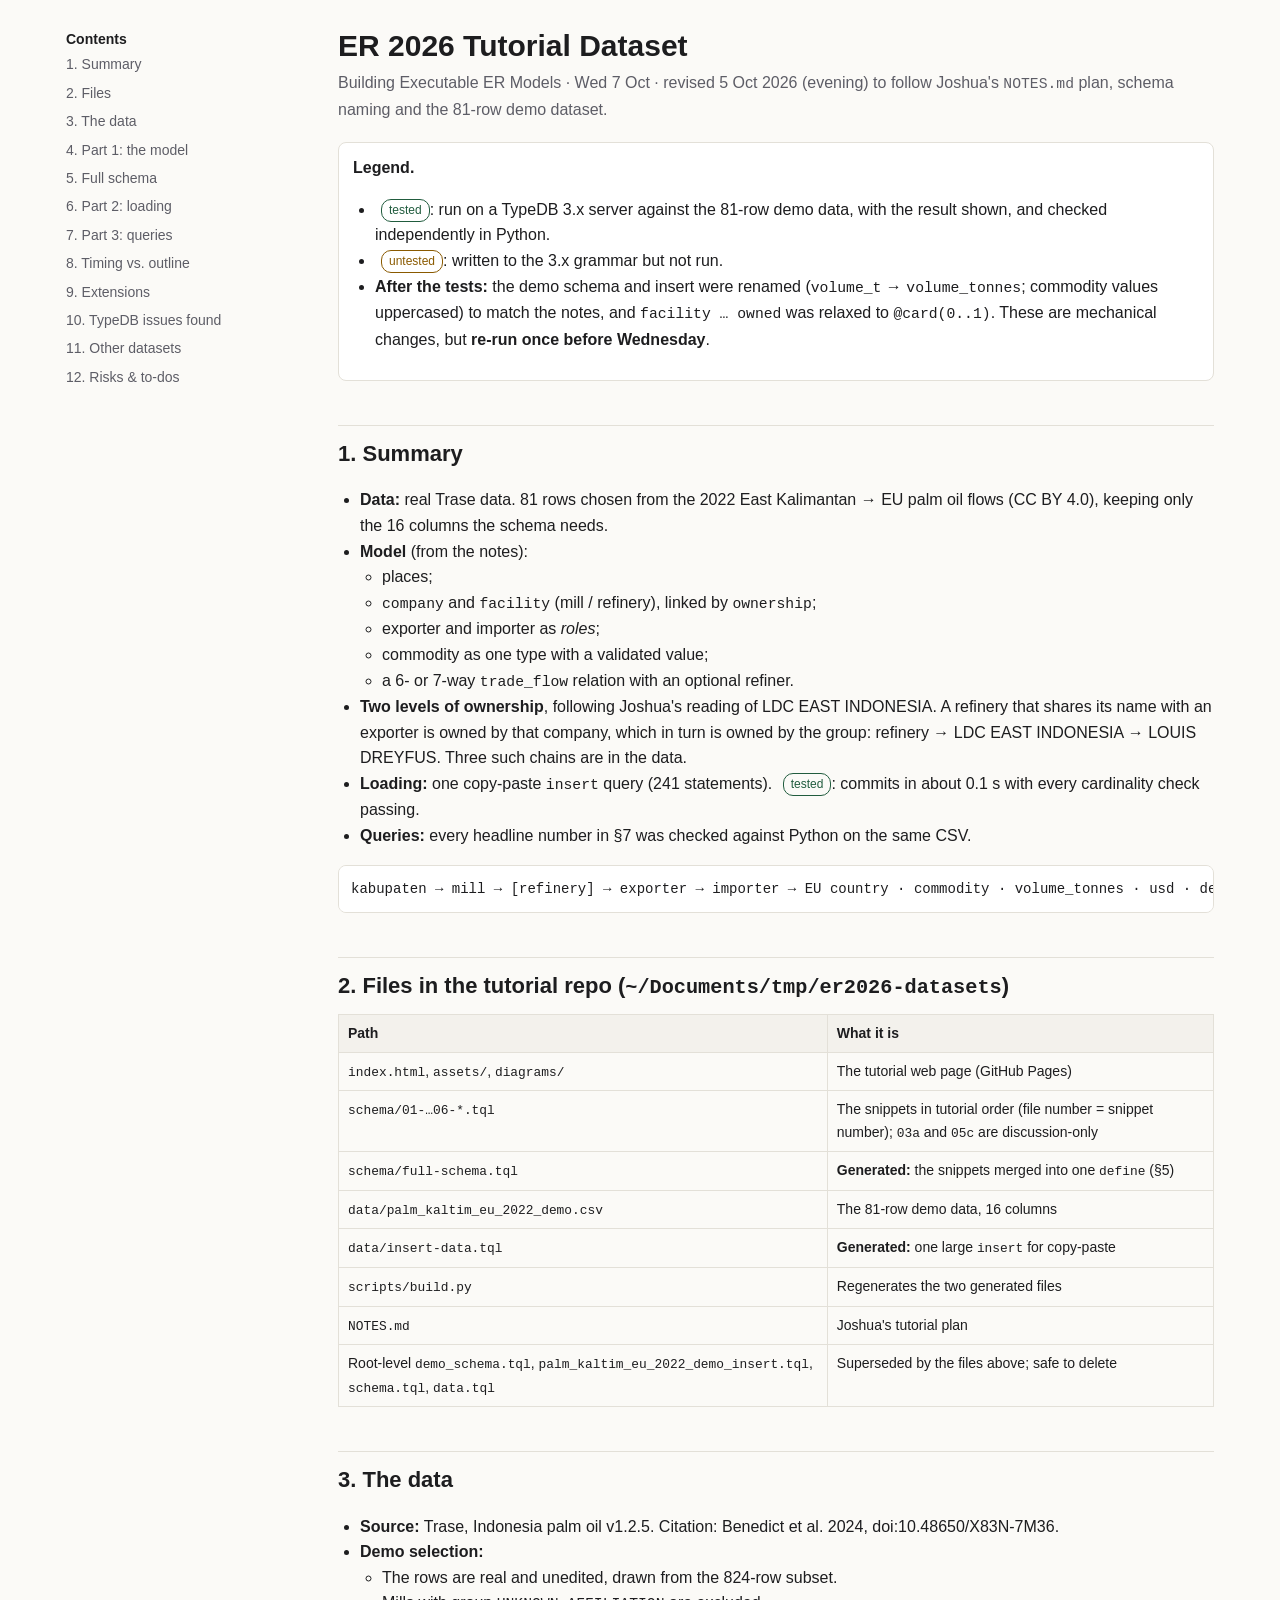
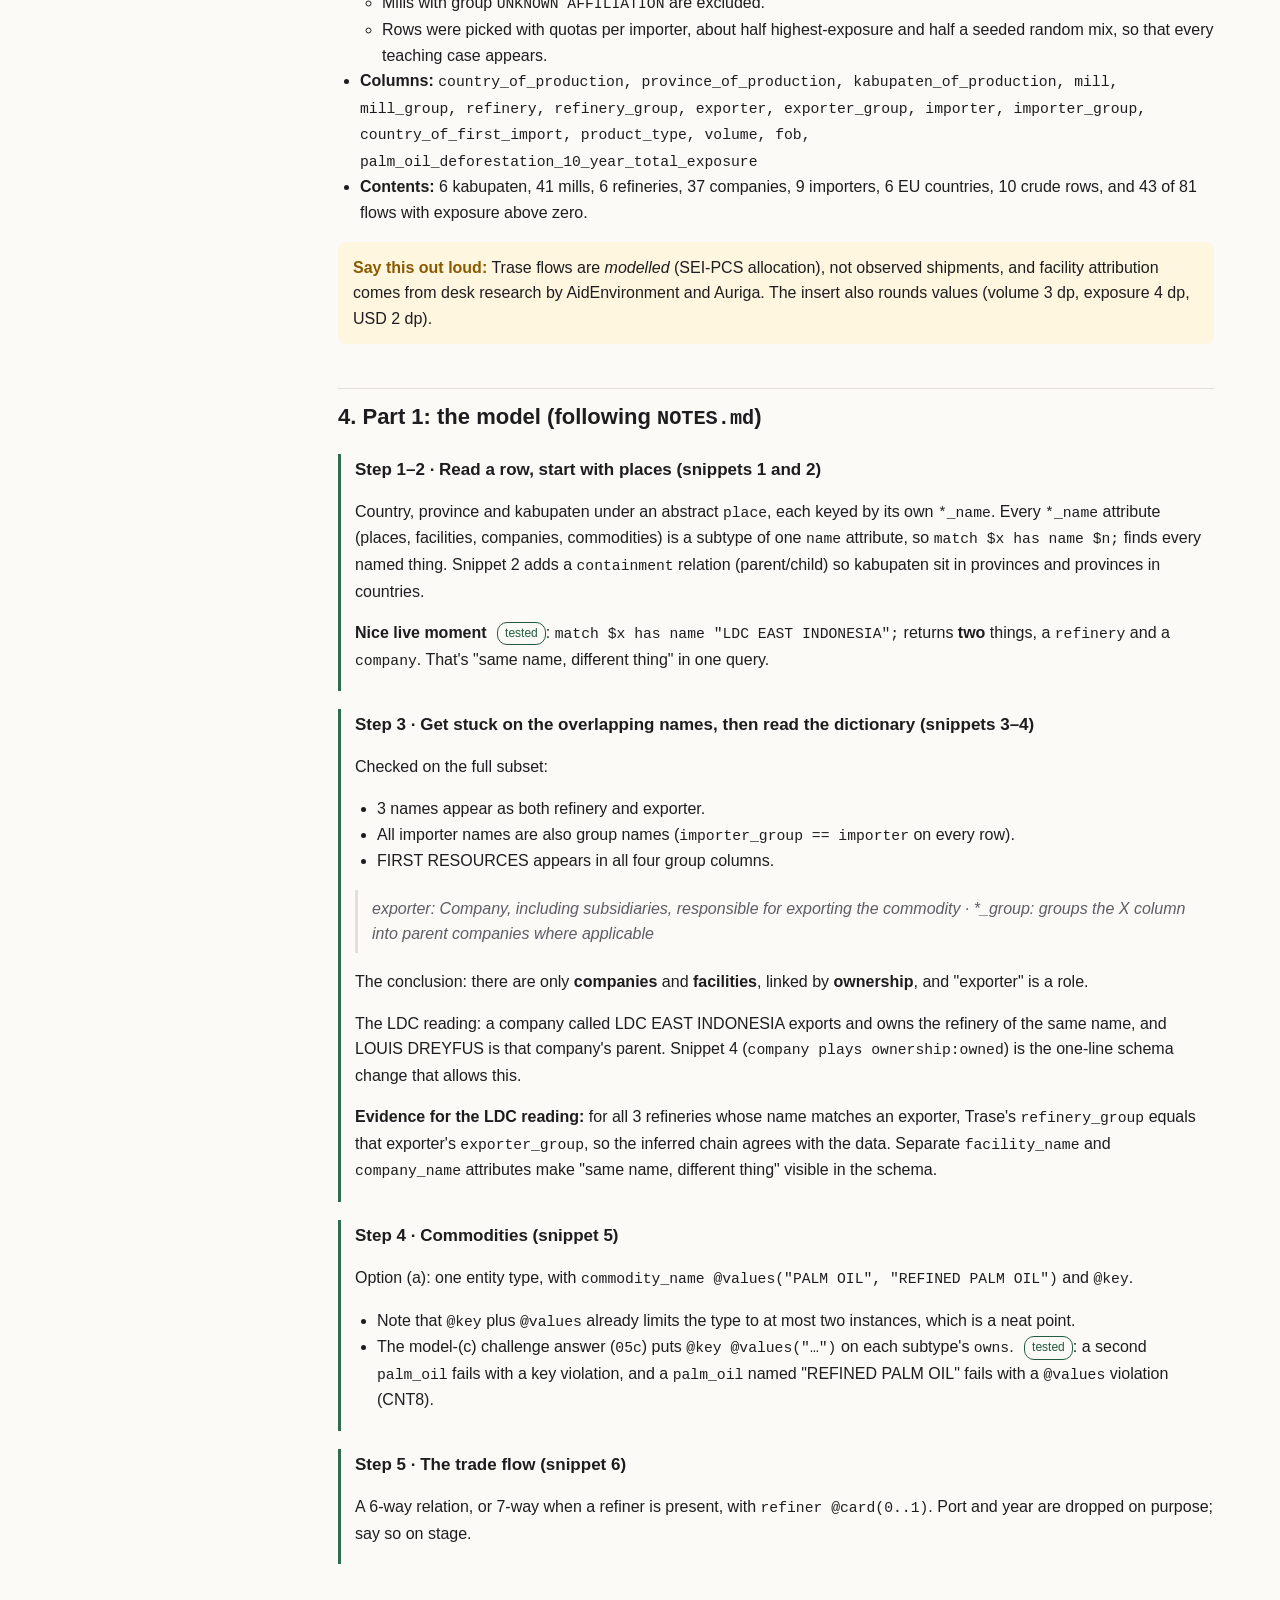
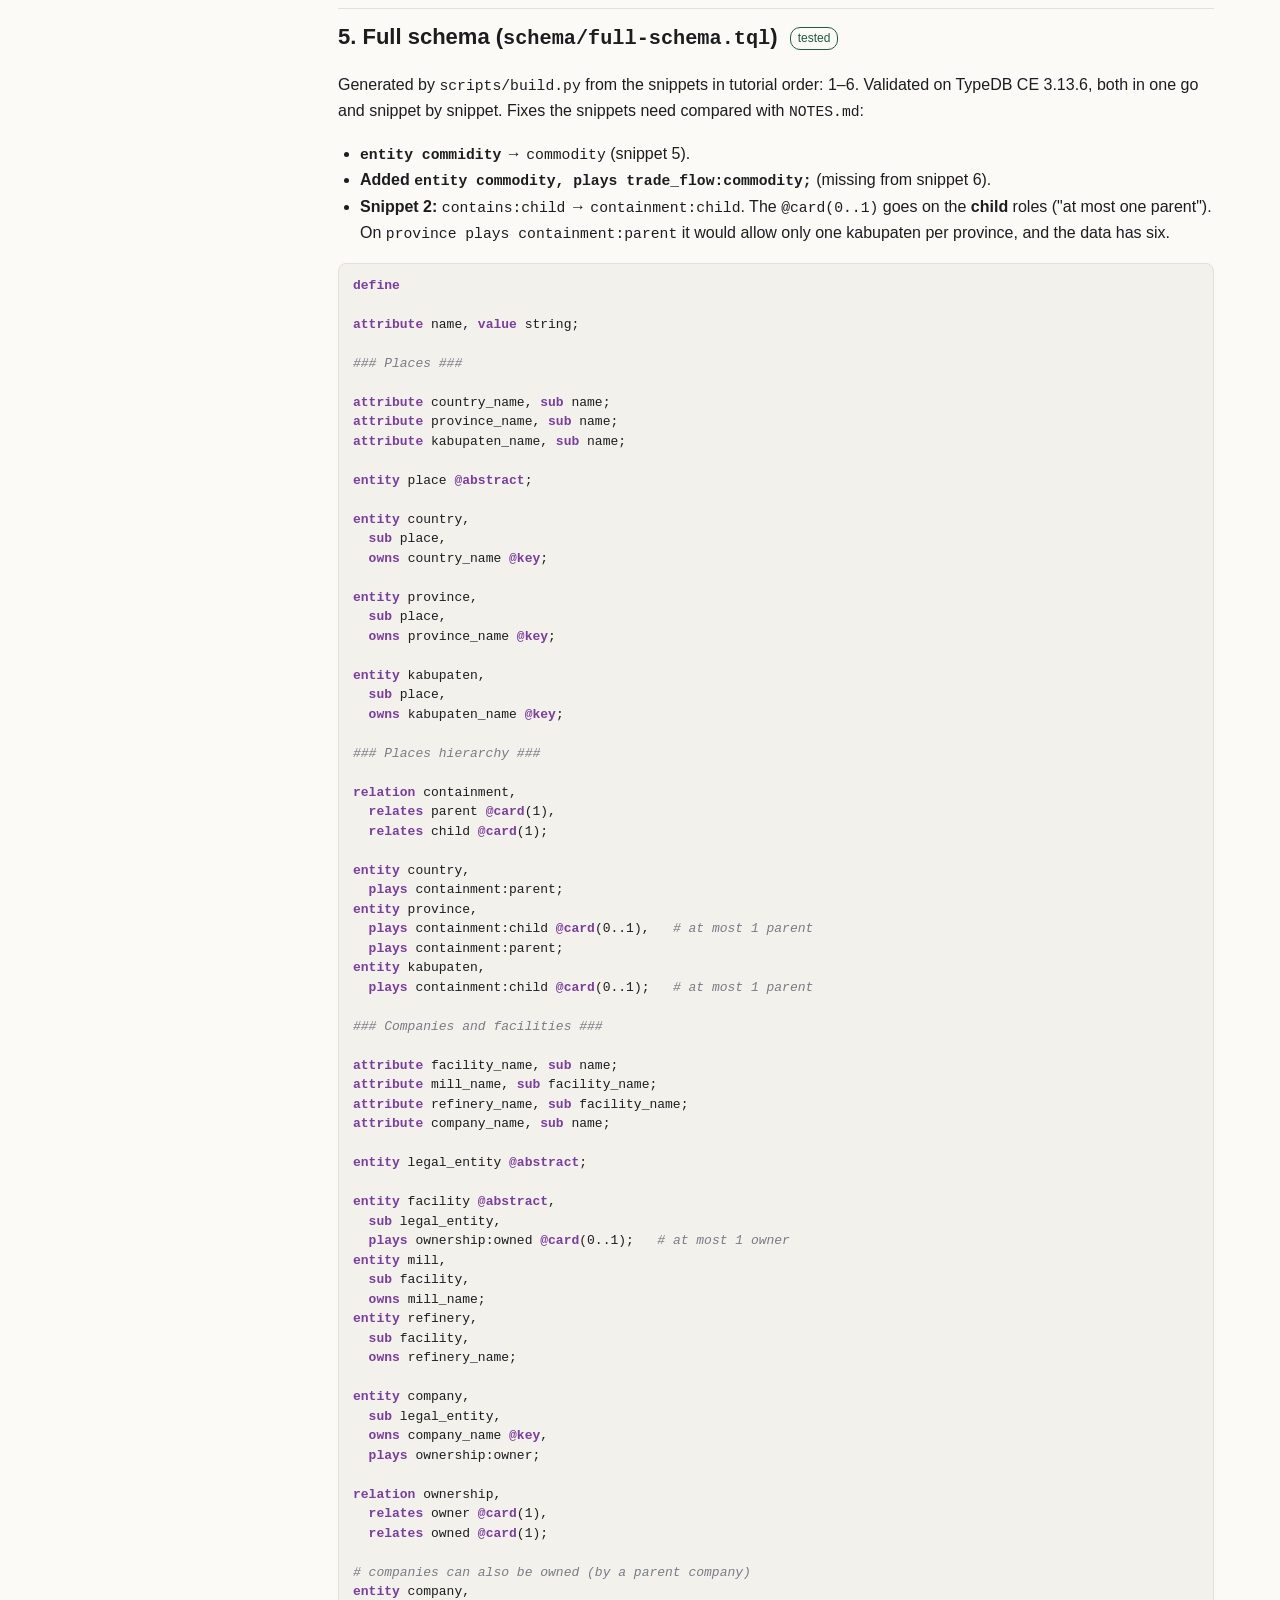
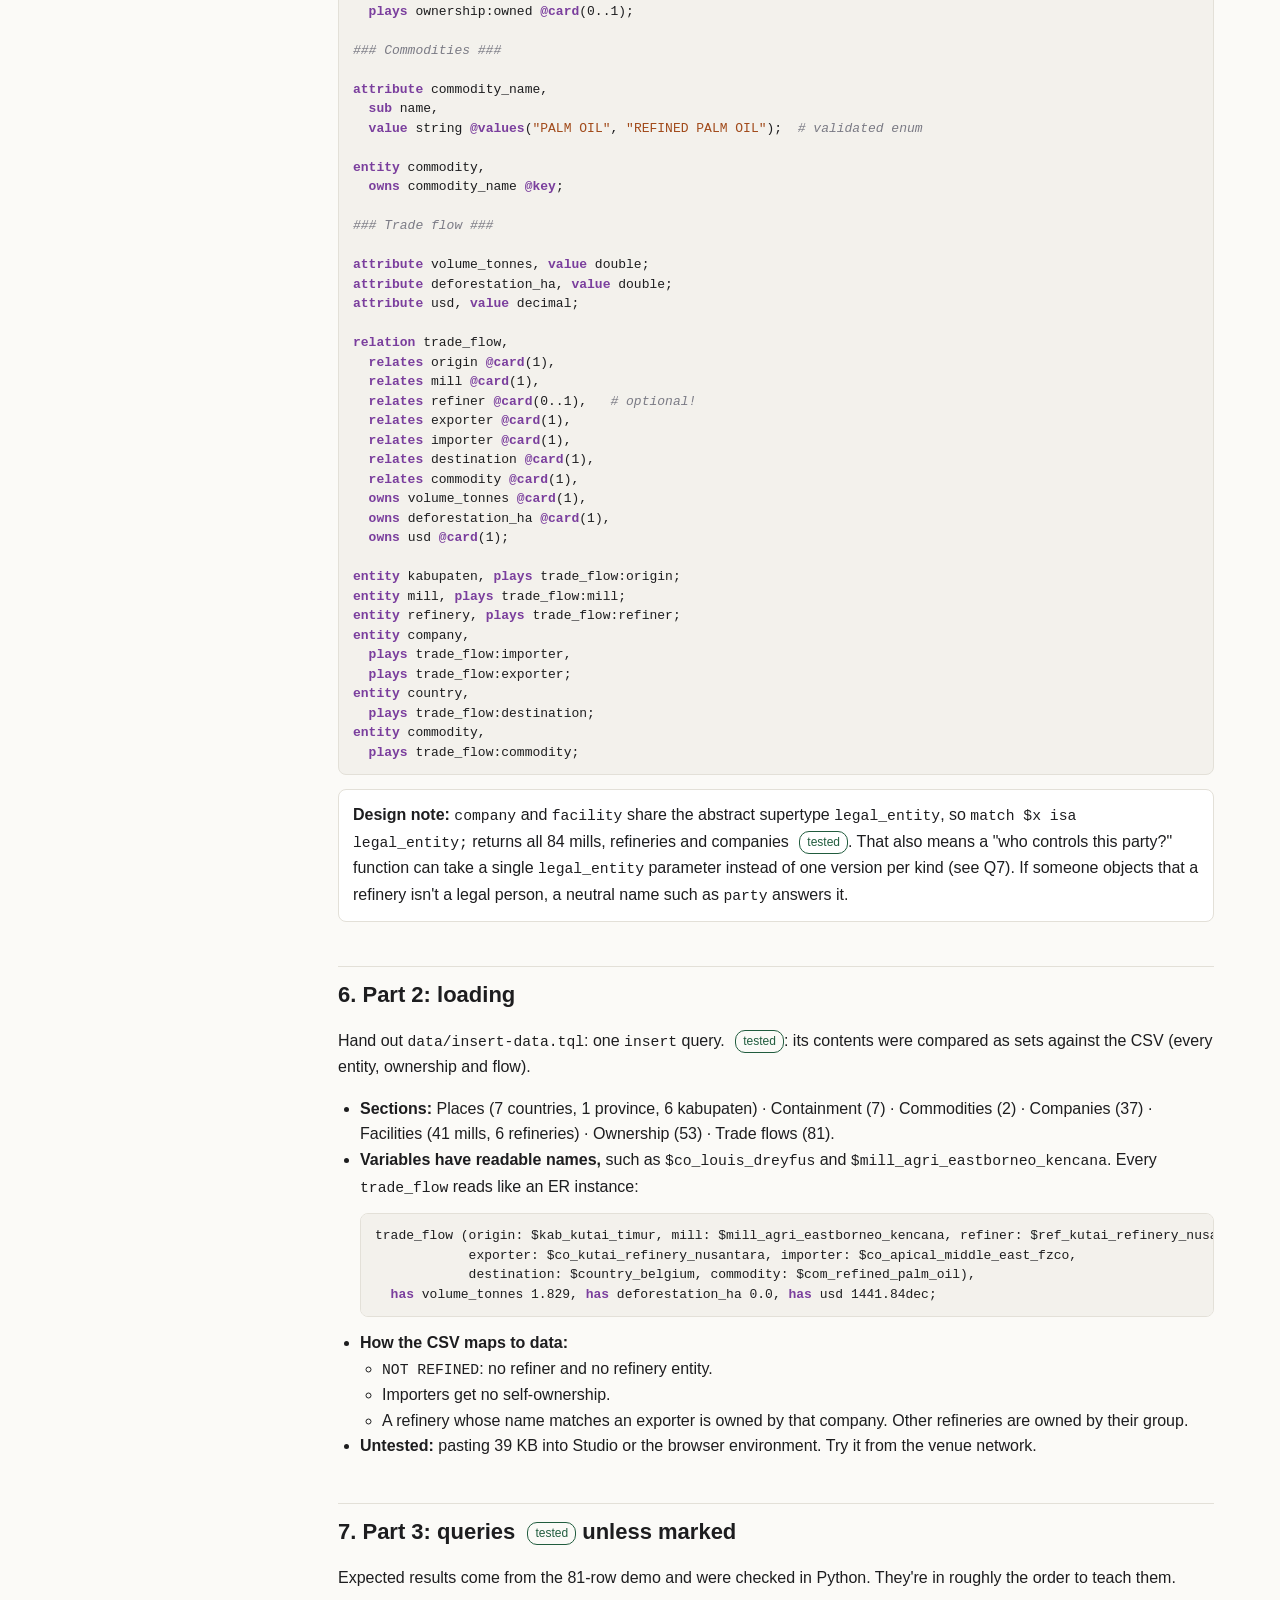
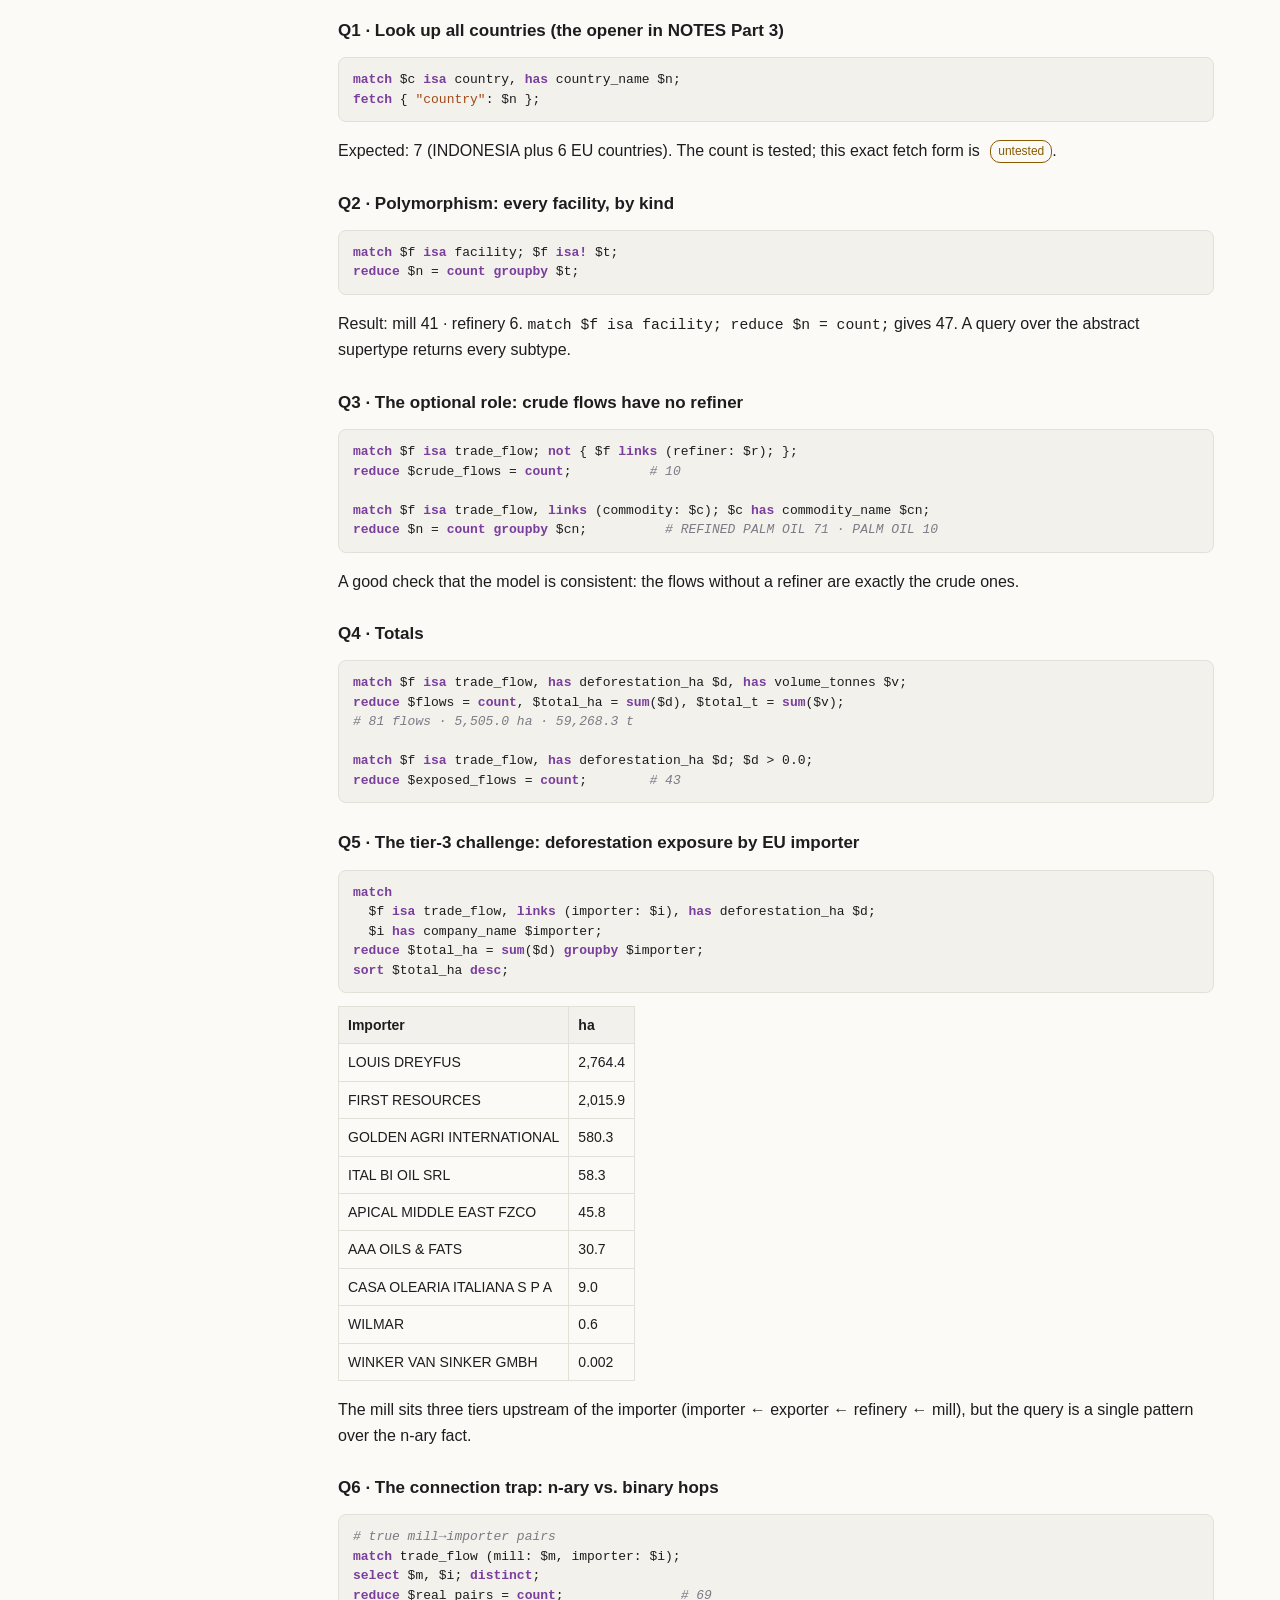
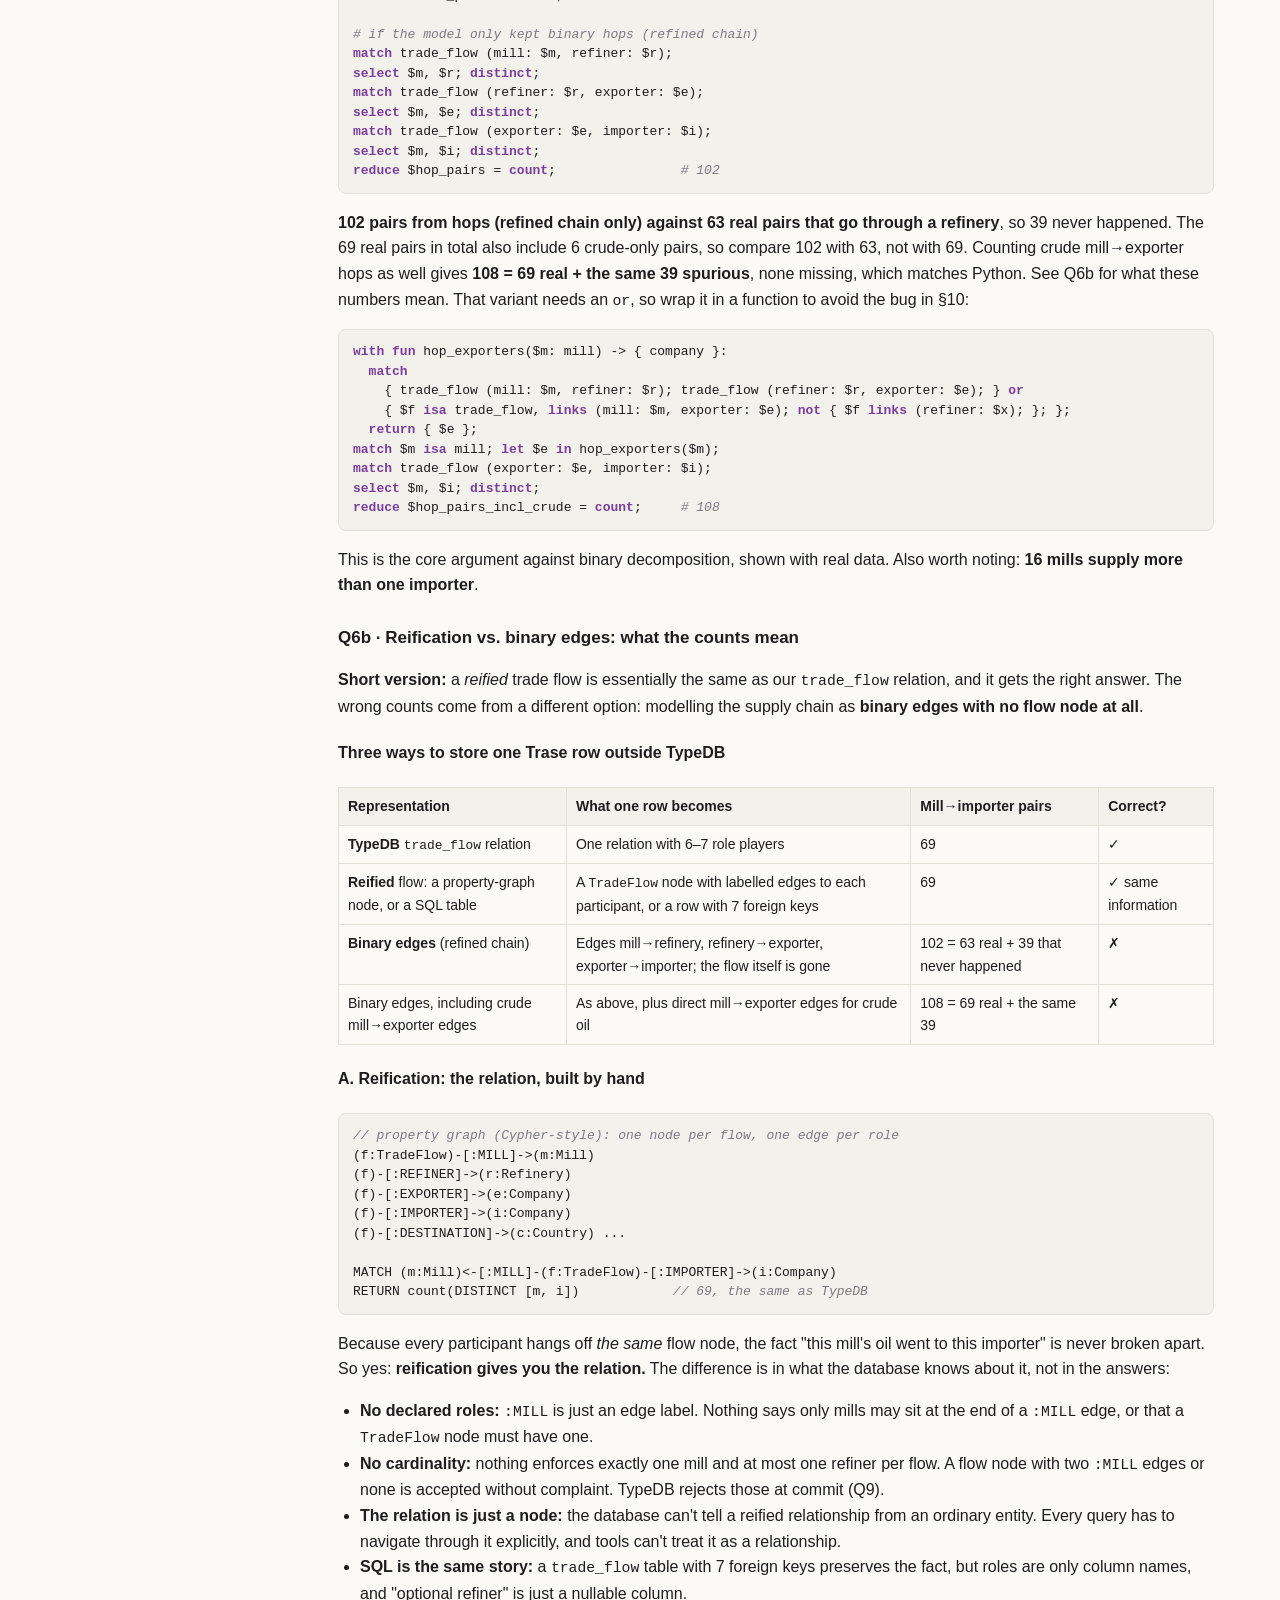
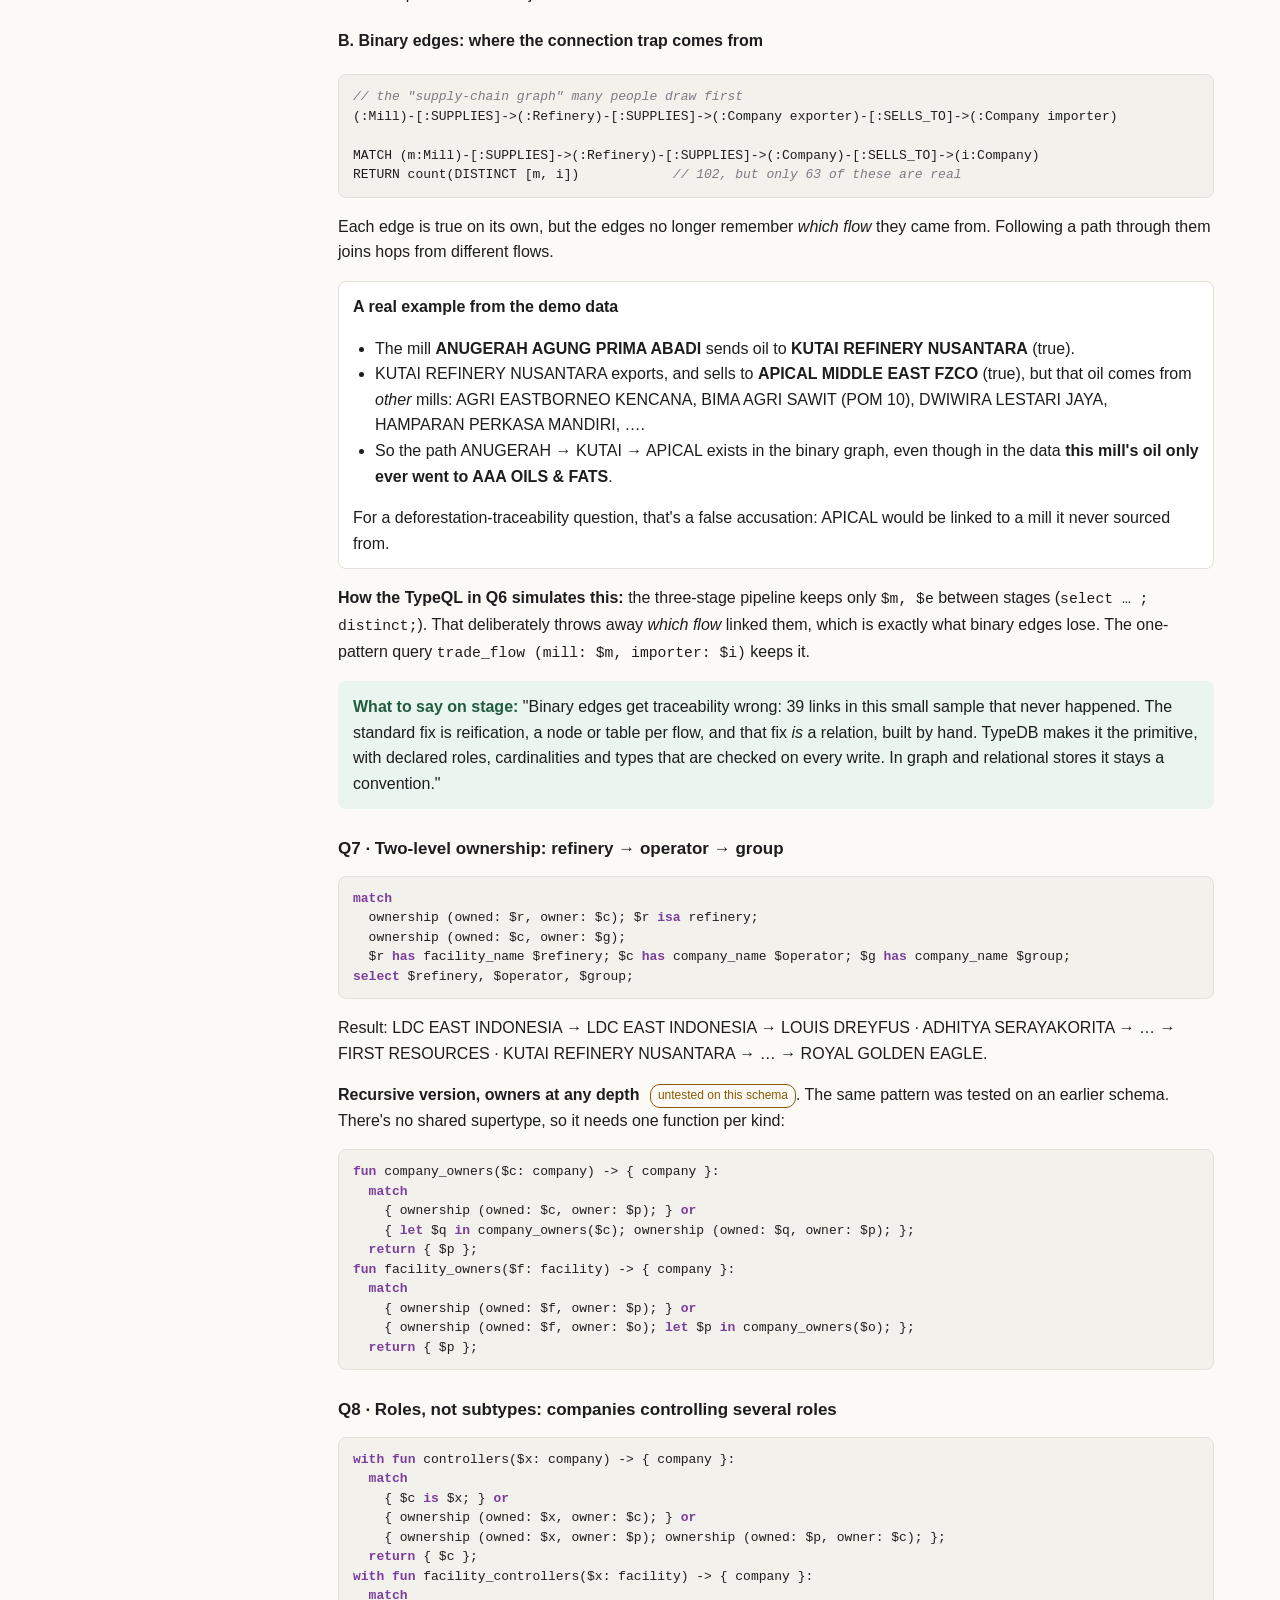
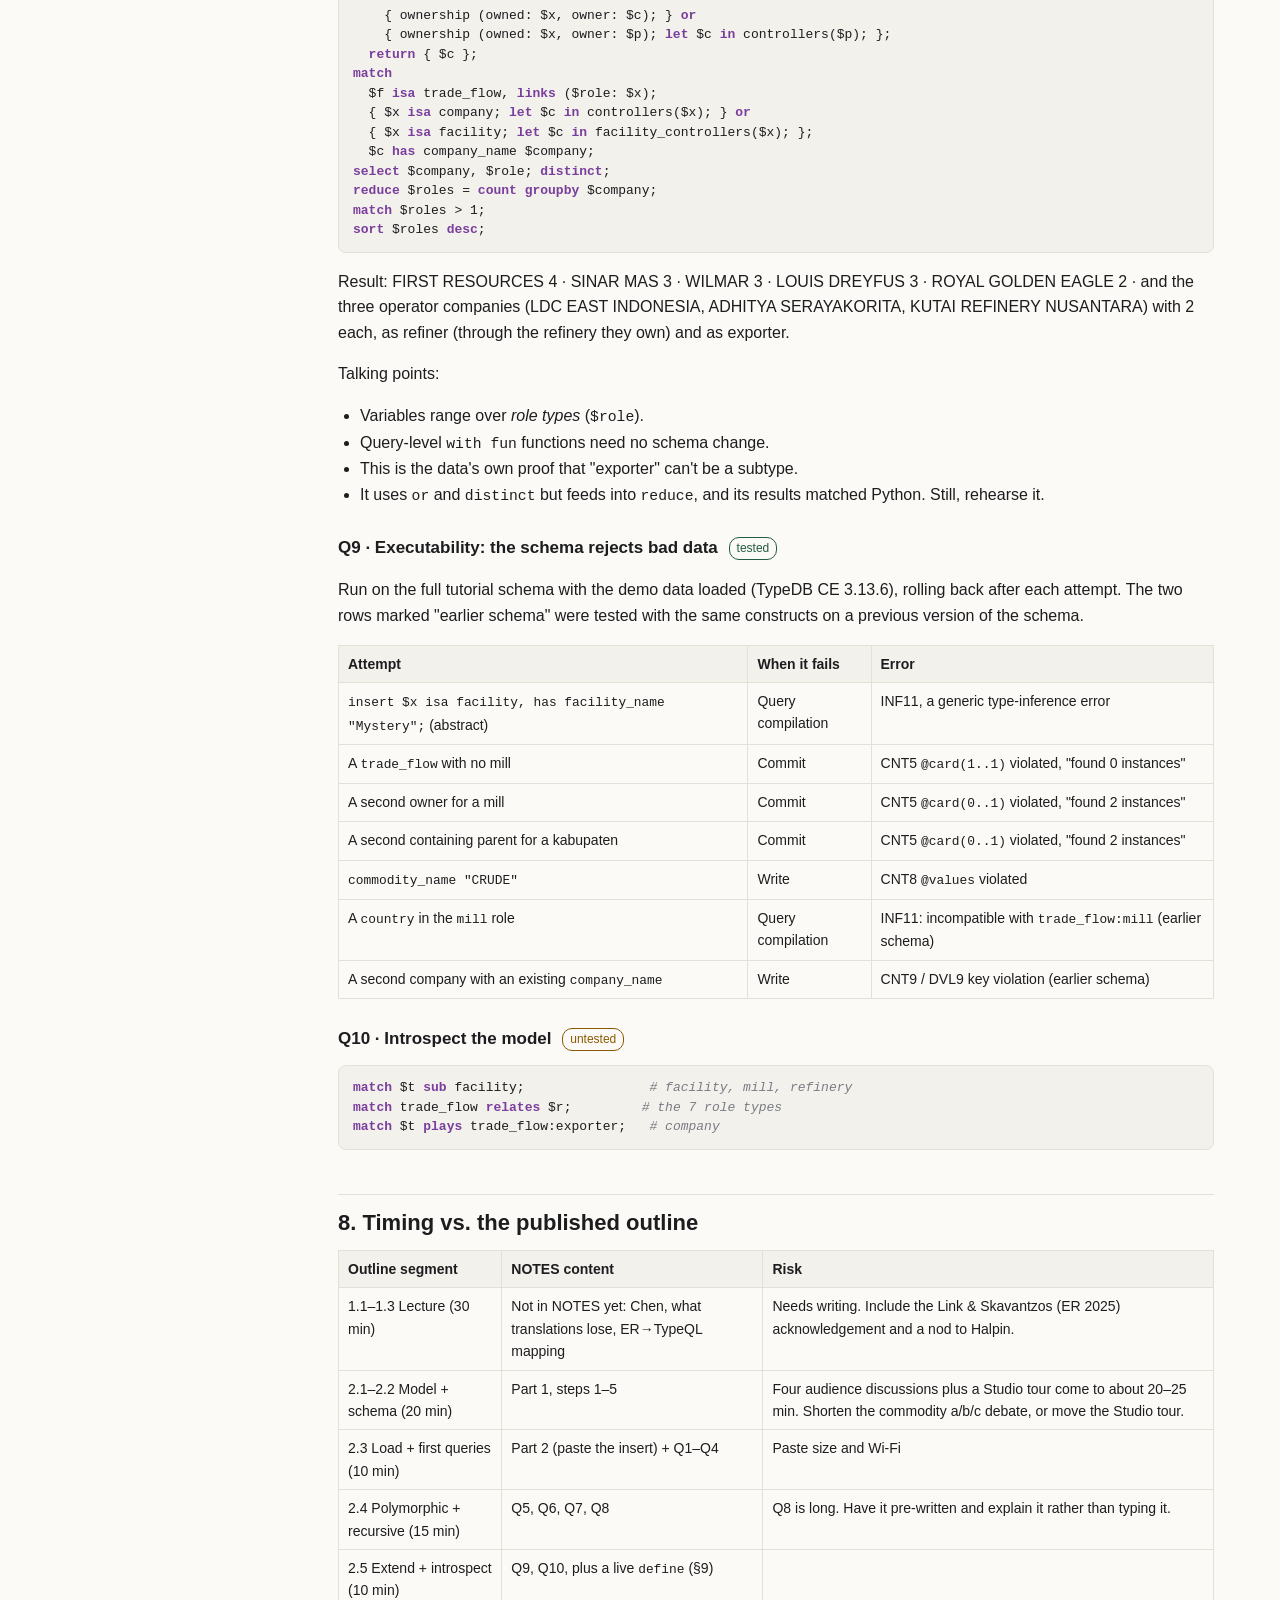
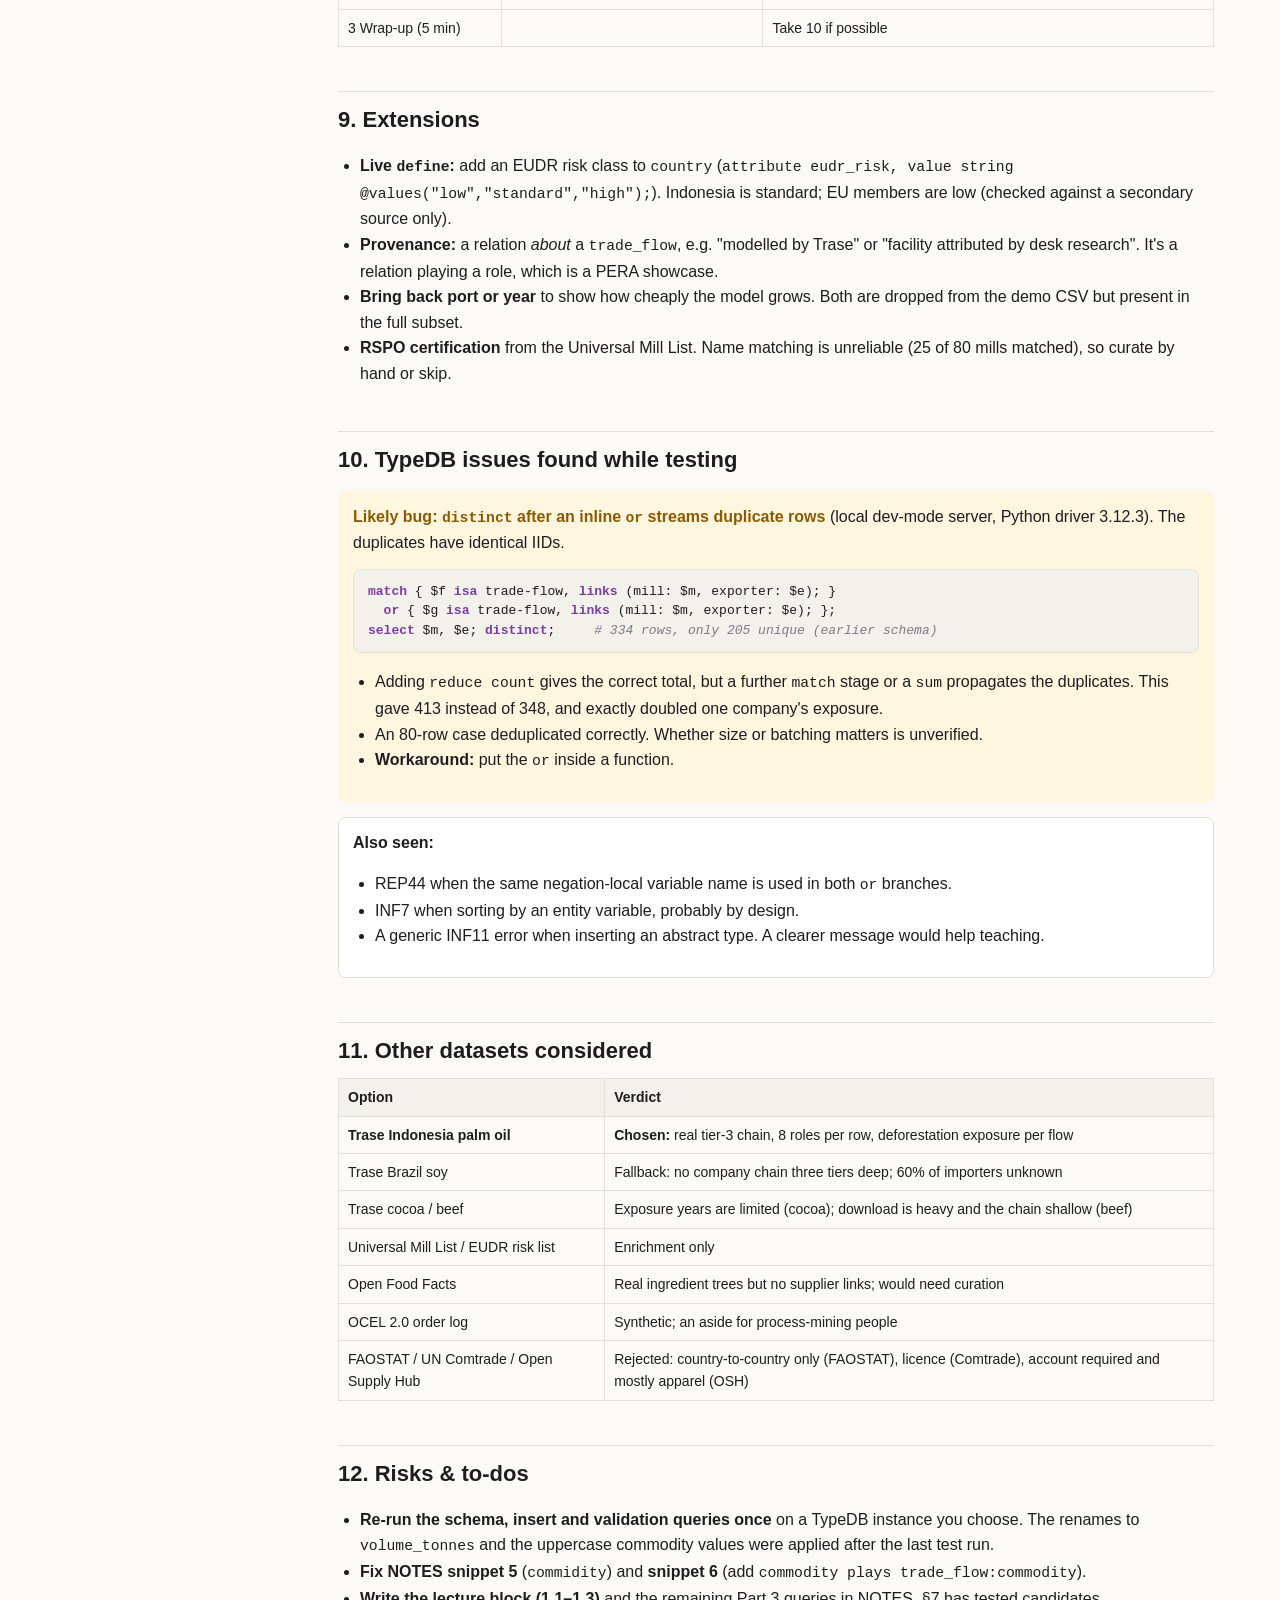
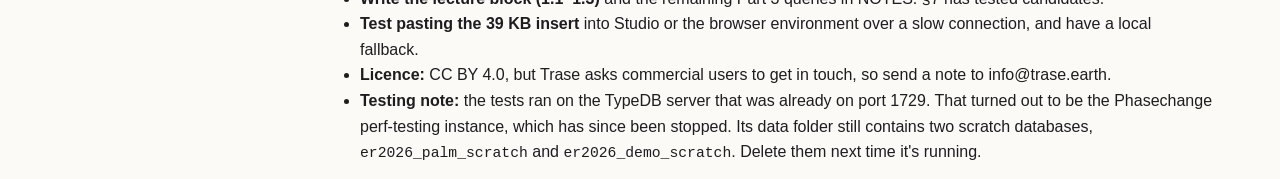
<file: ER2026-tutorial-dataset-guide.html>
<!doctype html>
<html lang="en">
<head>
<meta charset="utf-8">
<meta name="viewport" content="width=device-width, initial-scale=1">
<title>ER 2026 Tutorial Dataset</title>
<style>
:root{--bg:#fbfaf7;--fg:#1d1d1f;--muted:#5d5d66;--card:#fff;--line:#e3e0d8;--accent:#2f6b4f;--warn-bg:#fff6e0;--warn:#8a5a00;--ok-bg:#e9f5ee;--ok:#215c3e;--code-bg:#f3f1ec;--kw:#7a3e9d;--str:#a14a1a;--cm:#7b7b85}
@media (prefers-color-scheme:dark){:root:not([data-theme="light"]){--bg:#16171a;--fg:#e8e6e1;--muted:#a3a3ad;--card:#1f2024;--line:#33343a;--accent:#7fc4a0;--warn-bg:#3a2e14;--warn:#f0c46a;--ok-bg:#183126;--ok:#9fdcb9;--code-bg:#24252a;--kw:#d29bf0;--str:#f0a477;--cm:#8d8d97}}
*{box-sizing:border-box}
body{margin:0;background:var(--bg);color:var(--fg);font:16px/1.6 -apple-system,BlinkMacSystemFont,"Segoe UI",Helvetica,Arial,sans-serif}
.wrap{display:grid;grid-template-columns:240px minmax(0,1fr);max-width:1180px;margin:0 auto;gap:32px;padding:0 16px}
nav{position:sticky;top:0;align-self:start;max-height:100vh;overflow:auto;padding:28px 0;font-size:14px}
nav a{display:block;color:var(--muted);text-decoration:none;padding:3px 0}
nav a:hover{color:var(--accent)}
main{padding:28px 0 80px;min-width:0}
h1{font-size:30px;line-height:1.2;margin:0 0 6px}
h2{font-size:22px;margin:44px 0 10px;padding-top:10px;border-top:1px solid var(--line)}
h3{font-size:17px;margin:26px 0 8px}
.sub{color:var(--muted);margin:0 0 20px}
pre{background:var(--code-bg);border:1px solid var(--line);border-radius:8px;padding:12px 14px;overflow-x:auto;font:13px/1.5 ui-monospace,SFMono-Regular,Menlo,monospace}
code{font-family:ui-monospace,SFMono-Regular,Menlo,monospace;font-size:.92em}
.k{color:var(--kw);font-weight:600}.s{color:var(--str)}.c{color:var(--cm);font-style:italic}
table{border-collapse:collapse;width:100%;font-size:14px;margin:10px 0;display:block;overflow-x:auto}
th,td{border:1px solid var(--line);padding:7px 9px;text-align:left;vertical-align:top}
th{background:var(--code-bg)}
.box{border-radius:8px;padding:12px 14px;margin:14px 0;border:1px solid var(--line);background:var(--card)}
.warn{background:var(--warn-bg);border-color:transparent}.warn>b:first-child{color:var(--warn)}
.ok{background:var(--ok-bg);border-color:transparent}.ok>b:first-child{color:var(--ok)}
.tag{display:inline-block;font-size:12px;padding:1px 7px;border-radius:10px;border:1px solid var(--line);color:var(--muted);margin-left:6px;vertical-align:middle;font-weight:400}
.tag.t{color:var(--ok);border-color:var(--ok)}.tag.u{color:var(--warn);border-color:var(--warn)}
.chain{font-family:ui-monospace,Menlo,monospace;font-size:14px;background:var(--card);border:1px solid var(--line);border-radius:8px;padding:12px;overflow-x:auto;white-space:nowrap}
.step{border-left:3px solid var(--accent);padding:2px 0 2px 14px;margin:18px 0}
.step h3{margin-top:0}
blockquote{margin:10px 0;padding:6px 14px;border-left:3px solid var(--line);color:var(--muted);font-style:italic}
ul,ol{padding-left:22px}
@media (max-width:800px){.wrap{grid-template-columns:1fr}nav{position:static;max-height:none;padding:16px 0 0;border-bottom:1px solid var(--line)}}
</style>
</head>
<body>
<div class="wrap">
<nav>
  <b>Contents</b>
  <a href="#tldr">1. Summary</a>
  <a href="#files">2. Files</a>
  <a href="#data">3. The data</a>
  <a href="#modelling">4. Part 1: the model</a>
  <a href="#schema">5. Full schema</a>
  <a href="#load">6. Part 2: loading</a>
  <a href="#queries">7. Part 3: queries</a>
  <a href="#teach">8. Timing vs. outline</a>
  <a href="#extend">9. Extensions</a>
  <a href="#bugs">10. TypeDB issues found</a>
  <a href="#options">11. Other datasets</a>
  <a href="#risks">12. Risks &amp; to-dos</a>
</nav>
<main>
<h1>ER 2026 Tutorial Dataset</h1>
<p class="sub">Building Executable ER Models · Wed 7 Oct · revised 5 Oct 2026 (evening) to follow Joshua's <code>NOTES.md</code> plan, schema naming and the 81-row demo dataset.</p>

<div class="box"><b>Legend.</b>
<ul>
<li><span class="tag t">tested</span>: run on a TypeDB 3.x server against the 81-row demo data, with the result shown, and checked independently in Python.</li>
<li><span class="tag u">untested</span>: written to the 3.x grammar but not run.</li>
<li><b>After the tests:</b> the demo schema and insert were renamed (<code>volume_t</code> → <code>volume_tonnes</code>; commodity values uppercased) to match the notes, and <code>facility … owned</code> was relaxed to <code>@card(0..1)</code>. These are mechanical changes, but <b>re-run once before Wednesday</b>.</li>
</ul></div>

<h2 id="tldr">1. Summary</h2>
<ul>
  <li><b>Data:</b> real Trase data. 81 rows chosen from the 2022 East Kalimantan → EU palm oil flows (CC BY 4.0), keeping only the 16 columns the schema needs.</li>
  <li><b>Model</b> (from the notes):
    <ul>
      <li>places;</li>
      <li><code>company</code> and <code>facility</code> (mill / refinery), linked by <code>ownership</code>;</li>
      <li>exporter and importer as <i>roles</i>;</li>
      <li>commodity as one type with a validated value;</li>
      <li>a 6- or 7-way <code>trade_flow</code> relation with an optional refiner.</li>
    </ul>
  </li>
  <li><b>Two levels of ownership</b>, following Joshua's reading of LDC EAST INDONESIA. A refinery that shares its name with an exporter is owned by that company, which in turn is owned by the group: refinery → LDC EAST INDONESIA → LOUIS DREYFUS. Three such chains are in the data.</li>
  <li><b>Loading:</b> one copy-paste <code>insert</code> query (241 statements). <span class="tag t">tested</span>: commits in about 0.1 s with every cardinality check passing.</li>
  <li><b>Queries:</b> every headline number in §7 was checked against Python on the same CSV.</li>
</ul>
<div class="chain">kabupaten → mill → [refinery] → exporter → importer → EU country · commodity · volume_tonnes · usd · deforestation_ha</div>

<h2 id="files">2. Files in the tutorial repo (<code>~/Documents/tmp/er2026-datasets</code>)</h2>
<table>
<tr><th>Path</th><th>What it is</th></tr>
<tr><td><code>index.html</code>, <code>assets/</code>, <code>diagrams/</code></td><td>The tutorial web page (GitHub Pages)</td></tr>
<tr><td><code>schema/01-…06-*.tql</code></td><td>The snippets in tutorial order (file number = snippet number); <code>03a</code> and <code>05c</code> are discussion-only</td></tr>
<tr><td><code>schema/full-schema.tql</code></td><td><b>Generated:</b> the snippets merged into one <code>define</code> (§5)</td></tr>
<tr><td><code>data/palm_kaltim_eu_2022_demo.csv</code></td><td>The 81-row demo data, 16 columns</td></tr>
<tr><td><code>data/insert-data.tql</code></td><td><b>Generated:</b> one large <code>insert</code> for copy-paste</td></tr>
<tr><td><code>scripts/build.py</code></td><td>Regenerates the two generated files</td></tr>
<tr><td><code>NOTES.md</code></td><td>Joshua's tutorial plan</td></tr>
<tr><td>Root-level <code>demo_schema.tql</code>, <code>palm_kaltim_eu_2022_demo_insert.tql</code>, <code>schema.tql</code>, <code>data.tql</code></td><td>Superseded by the files above; safe to delete</td></tr>
</table>

<h2 id="data">3. The data</h2>
<ul>
  <li><b>Source:</b> Trase, Indonesia palm oil v1.2.5. Citation: Benedict et al. 2024, doi:10.48650/X83N-7M36.</li>
  <li><b>Demo selection:</b>
    <ul>
      <li>The rows are real and unedited, drawn from the 824-row subset.</li>
      <li>Mills with group <code>UNKNOWN AFFILIATION</code> are excluded.</li>
      <li>Rows were picked with quotas per importer, about half highest-exposure and half a seeded random mix, so that every teaching case appears.</li>
    </ul>
  </li>
  <li><b>Columns:</b> <code>country_of_production, province_of_production, kabupaten_of_production, mill, mill_group, refinery, refinery_group, exporter, exporter_group, importer, importer_group, country_of_first_import, product_type, volume, fob, palm_oil_deforestation_10_year_total_exposure</code></li>
  <li><b>Contents:</b> 6 kabupaten, 41 mills, 6 refineries, 37 companies, 9 importers, 6 EU countries, 10 crude rows, and 43 of 81 flows with exposure above zero.</li>
</ul>
<div class="box warn"><b>Say this out loud:</b> Trase flows are <i>modelled</i> (SEI-PCS allocation), not observed shipments, and facility attribution comes from desk research by AidEnvironment and Auriga. The insert also rounds values (volume 3 dp, exposure 4 dp, USD 2 dp).</div>

<h2 id="modelling">4. Part 1: the model (following <code>NOTES.md</code>)</h2>
<div class="step"><h3>Step 1–2 · Read a row, start with places (snippets 1 and 2)</h3>
<p>Country, province and kabupaten under an abstract <code>place</code>, each keyed by its own <code>*_name</code>. Every <code>*_name</code> attribute (places, facilities, companies, commodities) is a subtype of one <code>name</code> attribute, so <code>match $x has name $n;</code> finds every named thing. Snippet 2 adds a <code>containment</code> relation (parent/child) so kabupaten sit in provinces and provinces in countries.</p>
<p><b>Nice live moment</b> <span class="tag t">tested</span>: <code>match $x has name "LDC EAST INDONESIA";</code> returns <b>two</b> things, a <code>refinery</code> and a <code>company</code>. That's "same name, different thing" in one query.</p></div>

<div class="step"><h3>Step 3 · Get stuck on the overlapping names, then read the dictionary (snippets 3–4)</h3>
<p>Checked on the full subset:</p>
<ul>
<li>3 names appear as both refinery and exporter.</li>
<li>All importer names are also group names (<code>importer_group == importer</code> on every row).</li>
<li>FIRST RESOURCES appears in all four group columns.</li>
</ul>
<blockquote>exporter: Company, including subsidiaries, responsible for exporting the commodity · *_group: groups the X column into parent companies where applicable</blockquote>
<p>The conclusion: there are only <b>companies</b> and <b>facilities</b>, linked by <b>ownership</b>, and "exporter" is a role.</p>
<p>The LDC reading: a company called LDC EAST INDONESIA exports and owns the refinery of the same name, and LOUIS DREYFUS is that company's parent. Snippet 4 (<code>company plays ownership:owned</code>) is the one-line schema change that allows this.</p>
<p><b>Evidence for the LDC reading:</b> for all 3 refineries whose name matches an exporter, Trase's <code>refinery_group</code> equals that exporter's <code>exporter_group</code>, so the inferred chain agrees with the data. Separate <code>facility_name</code> and <code>company_name</code> attributes make "same name, different thing" visible in the schema.</p></div>

<div class="step"><h3>Step 4 · Commodities (snippet 5)</h3>
<p>Option (a): one entity type, with <code>commodity_name @values("PALM OIL", "REFINED PALM OIL")</code> and <code>@key</code>.</p>
<ul>
<li>Note that <code>@key</code> plus <code>@values</code> already limits the type to at most two instances, which is a neat point.</li>
<li>The model-(c) challenge answer (<code>05c</code>) puts <code>@key @values("…")</code> on each subtype's <code>owns</code>. <span class="tag t">tested</span>: a second <code>palm_oil</code> fails with a key violation, and a <code>palm_oil</code> named "REFINED PALM OIL" fails with a <code>@values</code> violation (CNT8).</li>
</ul></div>

<div class="step"><h3>Step 5 · The trade flow (snippet 6)</h3>
<p>A 6-way relation, or 7-way when a refiner is present, with <code>refiner @card(0..1)</code>. Port and year are dropped on purpose; say so on stage.</p></div>

<h2 id="schema">5. Full schema (<code>schema/full-schema.tql</code>) <span class="tag t">tested</span></h2>
<p>Generated by <code>scripts/build.py</code> from the snippets in tutorial order: 1–6. Validated on TypeDB CE 3.13.6, both in one go and snippet by snippet. Fixes the snippets need compared with <code>NOTES.md</code>:</p>
<ul>
<li><b><code>entity commidity</code></b> → <code>commodity</code> (snippet 5).</li>
<li><b>Added <code>entity commodity, plays trade_flow:commodity;</code></b> (missing from snippet 6).</li>
<li><b>Snippet 2:</b> <code>contains:child</code> → <code>containment:child</code>. The <code>@card(0..1)</code> goes on the <b>child</b> roles ("at most one parent"). On <code>province plays containment:parent</code> it would allow only one kabupaten per province, and the data has six.</li>
</ul>
<pre><span class="k">define</span>

<span class="k">attribute</span> name, <span class="k">value</span> string;

<span class="c">### Places ###</span>

<span class="k">attribute</span> country_name, <span class="k">sub</span> name;
<span class="k">attribute</span> province_name, <span class="k">sub</span> name;
<span class="k">attribute</span> kabupaten_name, <span class="k">sub</span> name;

<span class="k">entity</span> place <span class="k">@abstract</span>;

<span class="k">entity</span> country,
  <span class="k">sub</span> place,
  <span class="k">owns</span> country_name <span class="k">@key</span>;

<span class="k">entity</span> province,
  <span class="k">sub</span> place,
  <span class="k">owns</span> province_name <span class="k">@key</span>;

<span class="k">entity</span> kabupaten,
  <span class="k">sub</span> place,
  <span class="k">owns</span> kabupaten_name <span class="k">@key</span>;

<span class="c">### Places hierarchy ###</span>

<span class="k">relation</span> containment,
  <span class="k">relates</span> parent <span class="k">@card</span>(1),
  <span class="k">relates</span> child <span class="k">@card</span>(1);

<span class="k">entity</span> country,
  <span class="k">plays</span> containment:parent;
<span class="k">entity</span> province,
  <span class="k">plays</span> containment:child <span class="k">@card</span>(0..1),   <span class="c"># at most 1 parent</span>
  <span class="k">plays</span> containment:parent;
<span class="k">entity</span> kabupaten,
  <span class="k">plays</span> containment:child <span class="k">@card</span>(0..1);   <span class="c"># at most 1 parent</span>

<span class="c">### Companies and facilities ###</span>

<span class="k">attribute</span> facility_name, <span class="k">sub</span> name;
<span class="k">attribute</span> mill_name, <span class="k">sub</span> facility_name;
<span class="k">attribute</span> refinery_name, <span class="k">sub</span> facility_name;
<span class="k">attribute</span> company_name, <span class="k">sub</span> name;

<span class="k">entity</span> legal_entity <span class="k">@abstract</span>;

<span class="k">entity</span> facility <span class="k">@abstract</span>,
  <span class="k">sub</span> legal_entity,
  <span class="k">plays</span> ownership:owned <span class="k">@card</span>(0..1);   <span class="c"># at most 1 owner</span>
<span class="k">entity</span> mill,
  <span class="k">sub</span> facility,
  <span class="k">owns</span> mill_name;
<span class="k">entity</span> refinery,
  <span class="k">sub</span> facility,
  <span class="k">owns</span> refinery_name;

<span class="k">entity</span> company,
  <span class="k">sub</span> legal_entity,
  <span class="k">owns</span> company_name <span class="k">@key</span>,
  <span class="k">plays</span> ownership:owner;

<span class="k">relation</span> ownership,
  <span class="k">relates</span> owner <span class="k">@card</span>(1),
  <span class="k">relates</span> owned <span class="k">@card</span>(1);

<span class="c"># companies can also be owned (by a parent company)</span>
<span class="k">entity</span> company,
  <span class="k">plays</span> ownership:owned <span class="k">@card</span>(0..1);

<span class="c">### Commodities ###</span>

<span class="k">attribute</span> commodity_name,
  <span class="k">sub</span> name,
  <span class="k">value</span> string <span class="k">@values</span>(<span class="s">&quot;PALM OIL&quot;</span>, <span class="s">&quot;REFINED PALM OIL&quot;</span>);  <span class="c"># validated enum</span>

<span class="k">entity</span> commodity,
  <span class="k">owns</span> commodity_name <span class="k">@key</span>;

<span class="c">### Trade flow ###</span>

<span class="k">attribute</span> volume_tonnes, <span class="k">value</span> double;
<span class="k">attribute</span> deforestation_ha, <span class="k">value</span> double;
<span class="k">attribute</span> usd, <span class="k">value</span> decimal;

<span class="k">relation</span> trade_flow,
  <span class="k">relates</span> origin <span class="k">@card</span>(1),
  <span class="k">relates</span> mill <span class="k">@card</span>(1),
  <span class="k">relates</span> refiner <span class="k">@card</span>(0..1),   <span class="c"># optional!</span>
  <span class="k">relates</span> exporter <span class="k">@card</span>(1),
  <span class="k">relates</span> importer <span class="k">@card</span>(1),
  <span class="k">relates</span> destination <span class="k">@card</span>(1),
  <span class="k">relates</span> commodity <span class="k">@card</span>(1),
  <span class="k">owns</span> volume_tonnes <span class="k">@card</span>(1),
  <span class="k">owns</span> deforestation_ha <span class="k">@card</span>(1),
  <span class="k">owns</span> usd <span class="k">@card</span>(1);

<span class="k">entity</span> kabupaten, <span class="k">plays</span> trade_flow:origin;
<span class="k">entity</span> mill, <span class="k">plays</span> trade_flow:mill;
<span class="k">entity</span> refinery, <span class="k">plays</span> trade_flow:refiner;
<span class="k">entity</span> company,
  <span class="k">plays</span> trade_flow:importer,
  <span class="k">plays</span> trade_flow:exporter;
<span class="k">entity</span> country,
  <span class="k">plays</span> trade_flow:destination;
<span class="k">entity</span> commodity,
  <span class="k">plays</span> trade_flow:commodity;</pre>
<div class="box"><b>Design note:</b> <code>company</code> and <code>facility</code> share the abstract supertype <code>legal_entity</code>, so <code>match $x isa legal_entity;</code> returns all 84 mills, refineries and companies <span class="tag t">tested</span>. That also means a "who controls this party?" function can take a single <code>legal_entity</code> parameter instead of one version per kind (see Q7). If someone objects that a refinery isn't a legal person, a neutral name such as <code>party</code> answers it.</div>

<h2 id="load">6. Part 2: loading</h2>
<p>Hand out <code>data/insert-data.tql</code>: one <code>insert</code> query. <span class="tag t">tested</span>: its contents were compared as sets against the CSV (every entity, ownership and flow).</p>
<ul>
<li><b>Sections:</b> Places (7 countries, 1 province, 6 kabupaten) · Containment (7) · Commodities (2) · Companies (37) · Facilities (41 mills, 6 refineries) · Ownership (53) · Trade flows (81).</li>
<li><b>Variables have readable names,</b> such as <code>$co_louis_dreyfus</code> and <code>$mill_agri_eastborneo_kencana</code>. Every <code>trade_flow</code> reads like an ER instance:
<pre>trade_flow (origin: $kab_kutai_timur, mill: $mill_agri_eastborneo_kencana, refiner: $ref_kutai_refinery_nusantara,
            exporter: $co_kutai_refinery_nusantara, importer: $co_apical_middle_east_fzco,
            destination: $country_belgium, commodity: $com_refined_palm_oil),
  <span class="k">has</span> volume_tonnes 1.829, <span class="k">has</span> deforestation_ha 0.0, <span class="k">has</span> usd 1441.84dec;</pre></li>
<li><b>How the CSV maps to data:</b>
  <ul>
    <li><code>NOT REFINED</code>: no refiner and no refinery entity.</li>
    <li>Importers get no self-ownership.</li>
    <li>A refinery whose name matches an exporter is owned by that company. Other refineries are owned by their group.</li>
  </ul>
</li>
<li><b>Untested:</b> pasting 39 KB into Studio or the browser environment. Try it from the venue network.</li>
</ul>

<h2 id="queries">7. Part 3: queries <span class="tag t">tested</span> unless marked</h2>
<p>Expected results come from the 81-row demo and were checked in Python. They're in roughly the order to teach them.</p>

<h3>Q1 · Look up all countries (the opener in NOTES Part 3)</h3>
<pre><span class="k">match</span> $c <span class="k">isa</span> country, <span class="k">has</span> country_name $n;
<span class="k">fetch</span> { <span class="s">"country"</span>: $n };</pre>
<p>Expected: 7 (INDONESIA plus 6 EU countries). The count is tested; this exact fetch form is <span class="tag u">untested</span>.</p>

<h3>Q2 · Polymorphism: every facility, by kind</h3>
<pre><span class="k">match</span> $f <span class="k">isa</span> facility; $f <span class="k">isa!</span> $t;
<span class="k">reduce</span> $n = <span class="k">count</span> <span class="k">groupby</span> $t;</pre>
<p>Result: mill 41 · refinery 6. <code>match $f isa facility; reduce $n = count;</code> gives 47. A query over the abstract supertype returns every subtype.</p>

<h3>Q3 · The optional role: crude flows have no refiner</h3>
<pre><span class="k">match</span> $f <span class="k">isa</span> trade_flow; <span class="k">not</span> { $f <span class="k">links</span> (refiner: $r); };
<span class="k">reduce</span> $crude_flows = <span class="k">count</span>;          <span class="c"># 10</span>

<span class="k">match</span> $f <span class="k">isa</span> trade_flow, <span class="k">links</span> (commodity: $c); $c <span class="k">has</span> commodity_name $cn;
<span class="k">reduce</span> $n = <span class="k">count</span> <span class="k">groupby</span> $cn;          <span class="c"># REFINED PALM OIL 71 · PALM OIL 10</span></pre>
<p>A good check that the model is consistent: the flows without a refiner are exactly the crude ones.</p>

<h3>Q4 · Totals</h3>
<pre><span class="k">match</span> $f <span class="k">isa</span> trade_flow, <span class="k">has</span> deforestation_ha $d, <span class="k">has</span> volume_tonnes $v;
<span class="k">reduce</span> $flows = <span class="k">count</span>, $total_ha = <span class="k">sum</span>($d), $total_t = <span class="k">sum</span>($v);
<span class="c"># 81 flows · 5,505.0 ha · 59,268.3 t</span>

<span class="k">match</span> $f <span class="k">isa</span> trade_flow, <span class="k">has</span> deforestation_ha $d; $d &gt; 0.0;
<span class="k">reduce</span> $exposed_flows = <span class="k">count</span>;        <span class="c"># 43</span></pre>

<h3>Q5 · The tier-3 challenge: deforestation exposure by EU importer</h3>
<pre><span class="k">match</span>
  $f <span class="k">isa</span> trade_flow, <span class="k">links</span> (importer: $i), <span class="k">has</span> deforestation_ha $d;
  $i <span class="k">has</span> company_name $importer;
<span class="k">reduce</span> $total_ha = <span class="k">sum</span>($d) <span class="k">groupby</span> $importer;
<span class="k">sort</span> $total_ha <span class="k">desc</span>;</pre>
<table><tr><th>Importer</th><th>ha</th></tr>
<tr><td>LOUIS DREYFUS</td><td>2,764.4</td></tr><tr><td>FIRST RESOURCES</td><td>2,015.9</td></tr><tr><td>GOLDEN AGRI INTERNATIONAL</td><td>580.3</td></tr><tr><td>ITAL BI OIL SRL</td><td>58.3</td></tr><tr><td>APICAL MIDDLE EAST FZCO</td><td>45.8</td></tr><tr><td>AAA OILS &amp; FATS</td><td>30.7</td></tr><tr><td>CASA OLEARIA ITALIANA S P A</td><td>9.0</td></tr><tr><td>WILMAR</td><td>0.6</td></tr><tr><td>WINKER VAN SINKER GMBH</td><td>0.002</td></tr></table>
<p>The mill sits three tiers upstream of the importer (importer ← exporter ← refinery ← mill), but the query is a single pattern over the n-ary fact.</p>

<h3>Q6 · The connection trap: n-ary vs. binary hops</h3>
<pre><span class="c"># true mill→importer pairs</span>
<span class="k">match</span> trade_flow (mill: $m, importer: $i);
<span class="k">select</span> $m, $i; <span class="k">distinct</span>;
<span class="k">reduce</span> $real_pairs = <span class="k">count</span>;               <span class="c"># 69</span>

<span class="c"># if the model only kept binary hops (refined chain)</span>
<span class="k">match</span> trade_flow (mill: $m, refiner: $r);
<span class="k">select</span> $m, $r; <span class="k">distinct</span>;
<span class="k">match</span> trade_flow (refiner: $r, exporter: $e);
<span class="k">select</span> $m, $e; <span class="k">distinct</span>;
<span class="k">match</span> trade_flow (exporter: $e, importer: $i);
<span class="k">select</span> $m, $i; <span class="k">distinct</span>;
<span class="k">reduce</span> $hop_pairs = <span class="k">count</span>;                <span class="c"># 102</span></pre>
<p><b>102 pairs from hops (refined chain only) against 63 real pairs that go through a refinery</b>, so 39 never happened. The 69 real pairs in total also include 6 crude-only pairs, so compare 102 with 63, not with 69. Counting crude mill→exporter hops as well gives <b>108 = 69 real + the same 39 spurious</b>, none missing, which matches Python. See Q6b for what these numbers mean. That variant needs an <code>or</code>, so wrap it in a function to avoid the bug in §10:</p>
<pre><span class="k">with</span> <span class="k">fun</span> hop_exporters($m: mill) -&gt; { company }:
  <span class="k">match</span>
    { trade_flow (mill: $m, refiner: $r); trade_flow (refiner: $r, exporter: $e); } <span class="k">or</span>
    { $f <span class="k">isa</span> trade_flow, <span class="k">links</span> (mill: $m, exporter: $e); <span class="k">not</span> { $f <span class="k">links</span> (refiner: $x); }; };
  <span class="k">return</span> { $e };
<span class="k">match</span> $m <span class="k">isa</span> mill; <span class="k">let</span> $e <span class="k">in</span> hop_exporters($m);
<span class="k">match</span> trade_flow (exporter: $e, importer: $i);
<span class="k">select</span> $m, $i; <span class="k">distinct</span>;
<span class="k">reduce</span> $hop_pairs_incl_crude = <span class="k">count</span>;     <span class="c"># 108</span></pre>
<p>This is the core argument against binary decomposition, shown with real data. Also worth noting: <b>16 mills supply more than one importer</b>.</p>

<h3 id="reification">Q6b · Reification vs. binary edges: what the counts mean</h3>
<p><b>Short version:</b> a <i>reified</i> trade flow is essentially the same as our <code>trade_flow</code> relation, and it gets the right answer. The wrong counts come from a different option: modelling the supply chain as <b>binary edges with no flow node at all</b>.</p>

<h4>Three ways to store one Trase row outside TypeDB</h4>
<table>
<tr><th>Representation</th><th>What one row becomes</th><th>Mill→importer pairs</th><th>Correct?</th></tr>
<tr><td><b>TypeDB</b> <code>trade_flow</code> relation</td><td>One relation with 6–7 role players</td><td>69</td><td>✓</td></tr>
<tr><td><b>Reified</b> flow: a property-graph node, or a SQL table</td><td>A <code>TradeFlow</code> node with labelled edges to each participant, or a row with 7 foreign keys</td><td>69</td><td>✓ same information</td></tr>
<tr><td><b>Binary edges</b> (refined chain)</td><td>Edges mill→refinery, refinery→exporter, exporter→importer; the flow itself is gone</td><td>102 = 63 real + 39 that never happened</td><td>✗</td></tr>
<tr><td>Binary edges, including crude mill→exporter edges</td><td>As above, plus direct mill→exporter edges for crude oil</td><td>108 = 69 real + the same 39</td><td>✗</td></tr>
</table>

<h4>A. Reification: the relation, built by hand</h4>
<pre><span class="c">// property graph (Cypher-style): one node per flow, one edge per role</span>
(f:TradeFlow)-[:MILL]-&gt;(m:Mill)
(f)-[:REFINER]-&gt;(r:Refinery)
(f)-[:EXPORTER]-&gt;(e:Company)
(f)-[:IMPORTER]-&gt;(i:Company)
(f)-[:DESTINATION]-&gt;(c:Country) ...

MATCH (m:Mill)&lt;-[:MILL]-(f:TradeFlow)-[:IMPORTER]-&gt;(i:Company)
RETURN count(DISTINCT [m, i])            <span class="c">// 69, the same as TypeDB</span></pre>
<p>Because every participant hangs off <i>the same</i> flow node, the fact "this mill's oil went to this importer" is never broken apart. So yes: <b>reification gives you the relation.</b> The difference is in what the database knows about it, not in the answers:</p>
<ul>
<li><b>No declared roles:</b> <code>:MILL</code> is just an edge label. Nothing says only mills may sit at the end of a <code>:MILL</code> edge, or that a <code>TradeFlow</code> node must have one.</li>
<li><b>No cardinality:</b> nothing enforces exactly one mill and at most one refiner per flow. A flow node with two <code>:MILL</code> edges or none is accepted without complaint. TypeDB rejects those at commit (Q9).</li>
<li><b>The relation is just a node:</b> the database can't tell a reified relationship from an ordinary entity. Every query has to navigate through it explicitly, and tools can't treat it as a relationship.</li>
<li><b>SQL is the same story:</b> a <code>trade_flow</code> table with 7 foreign keys preserves the fact, but roles are only column names, and "optional refiner" is just a nullable column.</li>
</ul>

<h4>B. Binary edges: where the connection trap comes from</h4>
<pre><span class="c">// the "supply-chain graph" many people draw first</span>
(:Mill)-[:SUPPLIES]-&gt;(:Refinery)-[:SUPPLIES]-&gt;(:Company exporter)-[:SELLS_TO]-&gt;(:Company importer)

MATCH (m:Mill)-[:SUPPLIES]-&gt;(:Refinery)-[:SUPPLIES]-&gt;(:Company)-[:SELLS_TO]-&gt;(i:Company)
RETURN count(DISTINCT [m, i])            <span class="c">// 102, but only 63 of these are real</span></pre>
<p>Each edge is true on its own, but the edges no longer remember <i>which flow</i> they came from. Following a path through them joins hops from different flows.</p>
<div class="box"><b>A real example from the demo data</b>
<ul>
<li>The mill <b>ANUGERAH AGUNG PRIMA ABADI</b> sends oil to <b>KUTAI REFINERY NUSANTARA</b> (true).</li>
<li>KUTAI REFINERY NUSANTARA exports, and sells to <b>APICAL MIDDLE EAST FZCO</b> (true), but that oil comes from <i>other</i> mills: AGRI EASTBORNEO KENCANA, BIMA AGRI SAWIT (POM 10), DWIWIRA LESTARI JAYA, HAMPARAN PERKASA MANDIRI, ….</li>
<li>So the path ANUGERAH → KUTAI → APICAL exists in the binary graph, even though in the data <b>this mill's oil only ever went to AAA OILS &amp; FATS</b>.</li>
</ul>
For a deforestation-traceability question, that's a false accusation: APICAL would be linked to a mill it never sourced from.</div>
<p><b>How the TypeQL in Q6 simulates this:</b> the three-stage pipeline keeps only <code>$m, $e</code> between stages (<code>select … ; distinct;</code>). That deliberately throws away <i>which flow</i> linked them, which is exactly what binary edges lose. The one-pattern query <code>trade_flow (mill: $m, importer: $i)</code> keeps it.</p>

<div class="box ok"><b>What to say on stage:</b> "Binary edges get traceability wrong: 39 links in this small sample that never happened. The standard fix is reification, a node or table per flow, and that fix <i>is</i> a relation, built by hand. TypeDB makes it the primitive, with declared roles, cardinalities and types that are checked on every write. In graph and relational stores it stays a convention."</div>

<h3>Q7 · Two-level ownership: refinery → operator → group</h3>
<pre><span class="k">match</span>
  ownership (owned: $r, owner: $c); $r <span class="k">isa</span> refinery;
  ownership (owned: $c, owner: $g);
  $r <span class="k">has</span> facility_name $refinery; $c <span class="k">has</span> company_name $operator; $g <span class="k">has</span> company_name $group;
<span class="k">select</span> $refinery, $operator, $group;</pre>
<p>Result: LDC EAST INDONESIA → LDC EAST INDONESIA → LOUIS DREYFUS · ADHITYA SERAYAKORITA → … → FIRST RESOURCES · KUTAI REFINERY NUSANTARA → … → ROYAL GOLDEN EAGLE.</p>
<p><b>Recursive version, owners at any depth</b> <span class="tag u">untested on this schema</span>. The same pattern was tested on an earlier schema. There's no shared supertype, so it needs one function per kind:</p>
<pre><span class="k">fun</span> company_owners($c: company) -&gt; { company }:
  <span class="k">match</span>
    { ownership (owned: $c, owner: $p); } <span class="k">or</span>
    { <span class="k">let</span> $q <span class="k">in</span> company_owners($c); ownership (owned: $q, owner: $p); };
  <span class="k">return</span> { $p };
<span class="k">fun</span> facility_owners($f: facility) -&gt; { company }:
  <span class="k">match</span>
    { ownership (owned: $f, owner: $p); } <span class="k">or</span>
    { ownership (owned: $f, owner: $o); <span class="k">let</span> $p <span class="k">in</span> company_owners($o); };
  <span class="k">return</span> { $p };</pre>

<h3>Q8 · Roles, not subtypes: companies controlling several roles</h3>
<pre><span class="k">with</span> <span class="k">fun</span> controllers($x: company) -&gt; { company }:
  <span class="k">match</span>
    { $c <span class="k">is</span> $x; } <span class="k">or</span>
    { ownership (owned: $x, owner: $c); } <span class="k">or</span>
    { ownership (owned: $x, owner: $p); ownership (owned: $p, owner: $c); };
  <span class="k">return</span> { $c };
<span class="k">with</span> <span class="k">fun</span> facility_controllers($x: facility) -&gt; { company }:
  <span class="k">match</span>
    { ownership (owned: $x, owner: $c); } <span class="k">or</span>
    { ownership (owned: $x, owner: $p); <span class="k">let</span> $c <span class="k">in</span> controllers($p); };
  <span class="k">return</span> { $c };
<span class="k">match</span>
  $f <span class="k">isa</span> trade_flow, <span class="k">links</span> ($role: $x);
  { $x <span class="k">isa</span> company; <span class="k">let</span> $c <span class="k">in</span> controllers($x); } <span class="k">or</span>
  { $x <span class="k">isa</span> facility; <span class="k">let</span> $c <span class="k">in</span> facility_controllers($x); };
  $c <span class="k">has</span> company_name $company;
<span class="k">select</span> $company, $role; <span class="k">distinct</span>;
<span class="k">reduce</span> $roles = <span class="k">count</span> <span class="k">groupby</span> $company;
<span class="k">match</span> $roles &gt; 1;
<span class="k">sort</span> $roles <span class="k">desc</span>;</pre>
<p>Result: FIRST RESOURCES 4 · SINAR MAS 3 · WILMAR 3 · LOUIS DREYFUS 3 · ROYAL GOLDEN EAGLE 2 · and the three operator companies (LDC EAST INDONESIA, ADHITYA SERAYAKORITA, KUTAI REFINERY NUSANTARA) with 2 each, as refiner (through the refinery they own) and as exporter.</p>
<p>Talking points:</p>
<ul>
<li>Variables range over <i>role types</i> (<code>$role</code>).</li>
<li>Query-level <code>with fun</code> functions need no schema change.</li>
<li>This is the data's own proof that "exporter" can't be a subtype.</li>
<li>It uses <code>or</code> and <code>distinct</code> but feeds into <code>reduce</code>, and its results matched Python. Still, rehearse it.</li>
</ul>

<h3>Q9 · Executability: the schema rejects bad data <span class="tag t">tested</span></h3>
<p>Run on the full tutorial schema with the demo data loaded (TypeDB CE 3.13.6), rolling back after each attempt. The two rows marked "earlier schema" were tested with the same constructs on a previous version of the schema.</p>
<table>
<tr><th>Attempt</th><th>When it fails</th><th>Error</th></tr>
<tr><td><code>insert $x isa facility, has facility_name "Mystery";</code> (abstract)</td><td>Query compilation</td><td>INF11, a generic type-inference error</td></tr>
<tr><td>A <code>trade_flow</code> with no mill</td><td>Commit</td><td>CNT5 <code>@card(1..1)</code> violated, "found 0 instances"</td></tr>
<tr><td>A second owner for a mill</td><td>Commit</td><td>CNT5 <code>@card(0..1)</code> violated, "found 2 instances"</td></tr>
<tr><td>A second containing parent for a kabupaten</td><td>Commit</td><td>CNT5 <code>@card(0..1)</code> violated, "found 2 instances"</td></tr>
<tr><td><code>commodity_name "CRUDE"</code></td><td>Write</td><td>CNT8 <code>@values</code> violated</td></tr>
<tr><td>A <code>country</code> in the <code>mill</code> role</td><td>Query compilation</td><td>INF11: incompatible with <code>trade_flow:mill</code> (earlier schema)</td></tr>
<tr><td>A second company with an existing <code>company_name</code></td><td>Write</td><td>CNT9 / DVL9 key violation (earlier schema)</td></tr>
</table>

<h3>Q10 · Introspect the model <span class="tag u">untested</span></h3>
<pre><span class="k">match</span> $t <span class="k">sub</span> facility;                <span class="c"># facility, mill, refinery</span>
<span class="k">match</span> trade_flow <span class="k">relates</span> $r;         <span class="c"># the 7 role types</span>
<span class="k">match</span> $t <span class="k">plays</span> trade_flow:exporter;   <span class="c"># company</span></pre>

<h2 id="teach">8. Timing vs. the published outline</h2>
<table>
<tr><th>Outline segment</th><th>NOTES content</th><th>Risk</th></tr>
<tr><td>1.1–1.3 Lecture (30 min)</td><td>Not in NOTES yet: Chen, what translations lose, ER→TypeQL mapping</td><td>Needs writing. Include the Link &amp; Skavantzos (ER 2025) acknowledgement and a nod to Halpin.</td></tr>
<tr><td>2.1–2.2 Model + schema (20 min)</td><td>Part 1, steps 1–5</td><td>Four audience discussions plus a Studio tour come to about 20–25 min. Shorten the commodity a/b/c debate, or move the Studio tour.</td></tr>
<tr><td>2.3 Load + first queries (10 min)</td><td>Part 2 (paste the insert) + Q1–Q4</td><td>Paste size and Wi-Fi</td></tr>
<tr><td>2.4 Polymorphic + recursive (15 min)</td><td>Q5, Q6, Q7, Q8</td><td>Q8 is long. Have it pre-written and explain it rather than typing it.</td></tr>
<tr><td>2.5 Extend + introspect (10 min)</td><td>Q9, Q10, plus a live <code>define</code> (§9)</td><td></td></tr>
<tr><td>3 Wrap-up (5 min)</td><td></td><td>Take 10 if possible</td></tr>
</table>

<h2 id="extend">9. Extensions</h2>
<ul>
<li><b>Live <code>define</code>:</b> add an EUDR risk class to <code>country</code> (<code>attribute eudr_risk, value string @values("low","standard","high");</code>). Indonesia is standard; EU members are low (checked against a secondary source only).</li>
<li><b>Provenance:</b> a relation <i>about</i> a <code>trade_flow</code>, e.g. "modelled by Trase" or "facility attributed by desk research". It's a relation playing a role, which is a PERA showcase.</li>
<li><b>Bring back port or year</b> to show how cheaply the model grows. Both are dropped from the demo CSV but present in the full subset.</li>
<li><b>RSPO certification</b> from the Universal Mill List. Name matching is unreliable (25 of 80 mills matched), so curate by hand or skip.</li>
</ul>

<h2 id="bugs">10. TypeDB issues found while testing</h2>
<div class="box warn"><b>Likely bug: <code>distinct</code> after an inline <code>or</code> streams duplicate rows</b> (local dev-mode server, Python driver 3.12.3). The duplicates have identical IIDs.
<pre><span class="k">match</span> { $f <span class="k">isa</span> trade-flow, <span class="k">links</span> (mill: $m, exporter: $e); }
  <span class="k">or</span> { $g <span class="k">isa</span> trade-flow, <span class="k">links</span> (mill: $m, exporter: $e); };
<span class="k">select</span> $m, $e; <span class="k">distinct</span>;     <span class="c"># 334 rows, only 205 unique (earlier schema)</span></pre>
<ul>
<li>Adding <code>reduce count</code> gives the correct total, but a further <code>match</code> stage or a <code>sum</code> propagates the duplicates. This gave 413 instead of 348, and exactly doubled one company's exposure.</li>
<li>An 80-row case deduplicated correctly. Whether size or batching matters is unverified.</li>
<li><b>Workaround:</b> put the <code>or</code> inside a function.</li>
</ul></div>
<div class="box"><b>Also seen:</b>
<ul>
<li>REP44 when the same negation-local variable name is used in both <code>or</code> branches.</li>
<li>INF7 when sorting by an entity variable, probably by design.</li>
<li>A generic INF11 error when inserting an abstract type. A clearer message would help teaching.</li>
</ul></div>

<h2 id="options">11. Other datasets considered</h2>
<table>
<tr><th>Option</th><th>Verdict</th></tr>
<tr><td><b>Trase Indonesia palm oil</b></td><td><b>Chosen:</b> real tier-3 chain, 8 roles per row, deforestation exposure per flow</td></tr>
<tr><td>Trase Brazil soy</td><td>Fallback: no company chain three tiers deep; 60% of importers unknown</td></tr>
<tr><td>Trase cocoa / beef</td><td>Exposure years are limited (cocoa); download is heavy and the chain shallow (beef)</td></tr>
<tr><td>Universal Mill List / EUDR risk list</td><td>Enrichment only</td></tr>
<tr><td>Open Food Facts</td><td>Real ingredient trees but no supplier links; would need curation</td></tr>
<tr><td>OCEL 2.0 order log</td><td>Synthetic; an aside for process-mining people</td></tr>
<tr><td>FAOSTAT / UN Comtrade / Open Supply Hub</td><td>Rejected: country-to-country only (FAOSTAT), licence (Comtrade), account required and mostly apparel (OSH)</td></tr>
</table>

<h2 id="risks">12. Risks &amp; to-dos</h2>
<ul>
<li><b>Re-run the schema, insert and validation queries once</b> on a TypeDB instance you choose. The renames to <code>volume_tonnes</code> and the uppercase commodity values were applied after the last test run.</li>
<li><b>Fix NOTES snippet 5</b> (<code>commidity</code>) and <b>snippet 6</b> (add <code>commodity plays trade_flow:commodity</code>).</li>
<li><b>Write the lecture block (1.1–1.3)</b> and the remaining Part 3 queries in NOTES. §7 has tested candidates.</li>
<li><b>Test pasting the 39 KB insert</b> into Studio or the browser environment over a slow connection, and have a local fallback.</li>
<li><b>Licence:</b> CC BY 4.0, but Trase asks commercial users to get in touch, so send a note to info@trase.earth.</li>
<li><b>Testing note:</b> the tests ran on the TypeDB server that was already on port 1729. That turned out to be the Phasechange perf-testing instance, which has since been stopped. Its data folder still contains two scratch databases, <code>er2026_palm_scratch</code> and <code>er2026_demo_scratch</code>. Delete them next time it's running.</li>
</ul>
</main>
</div>
</body>
</html>
</file>
